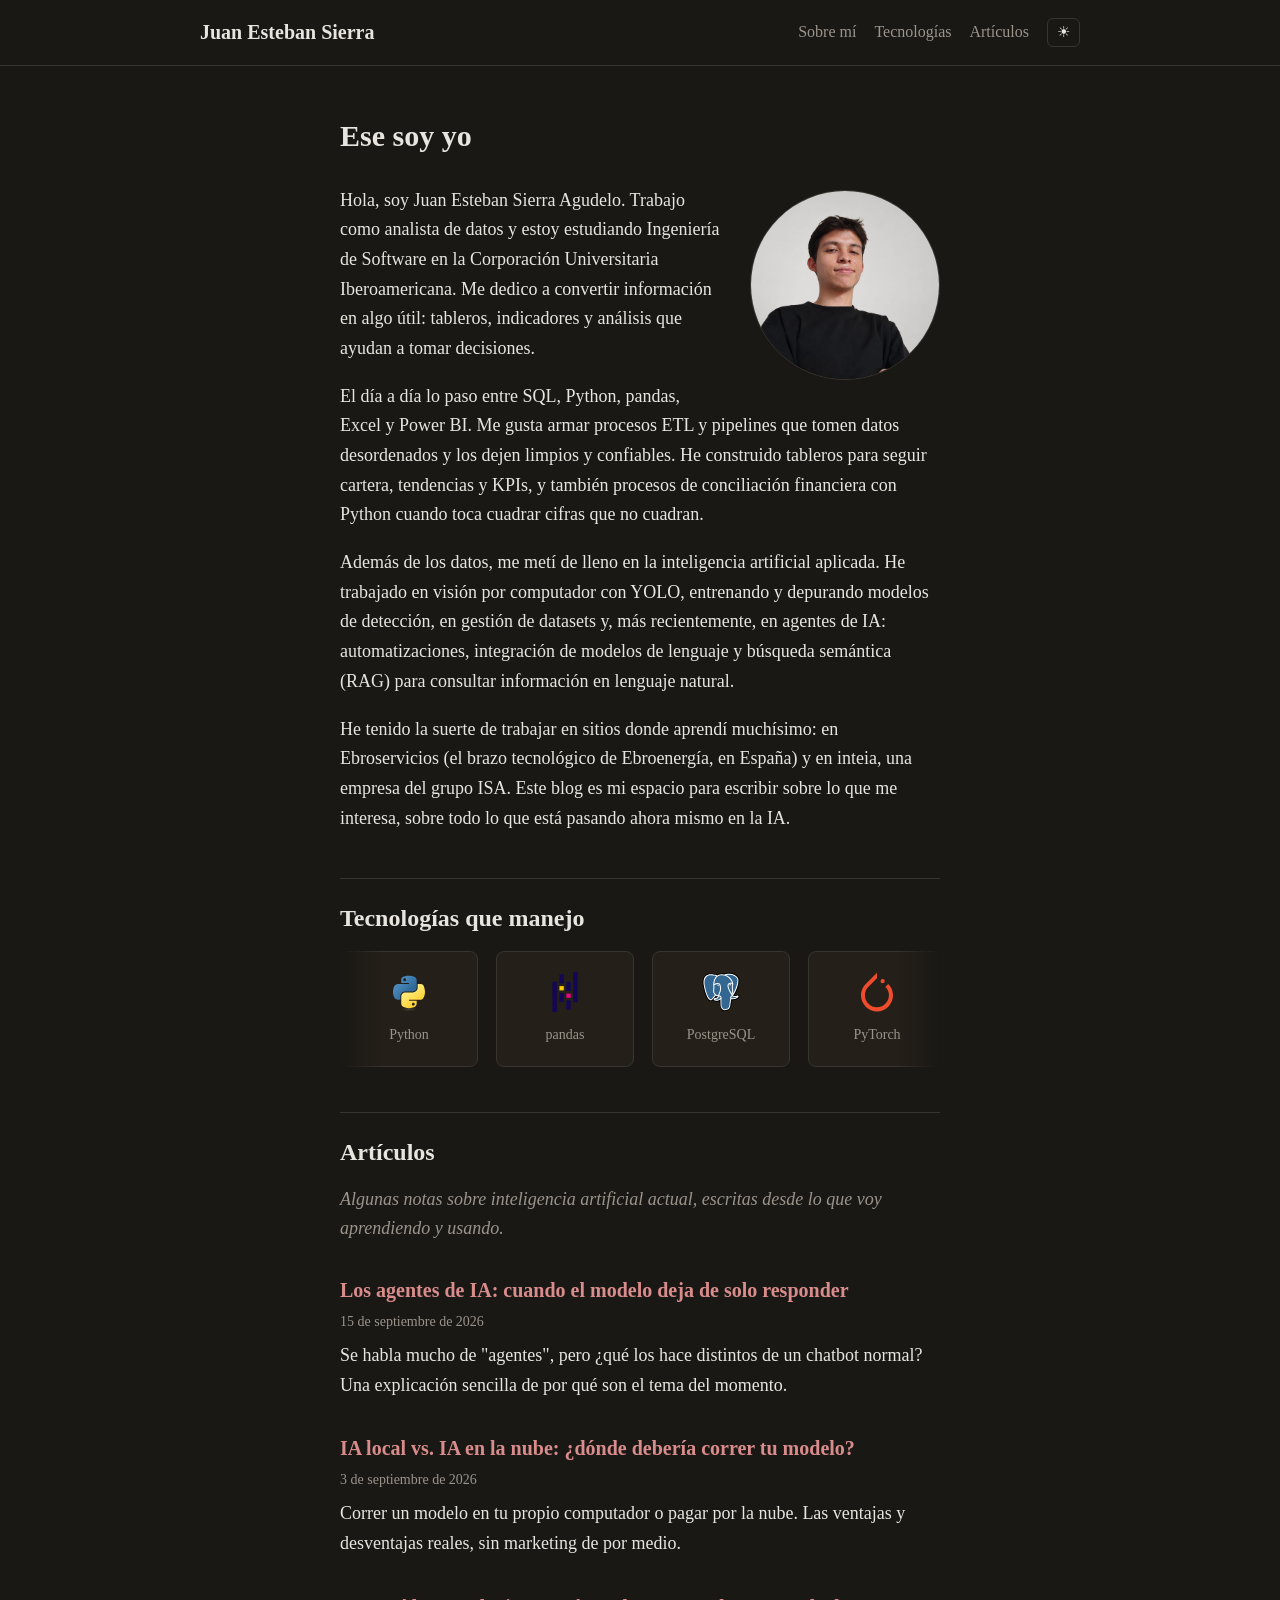
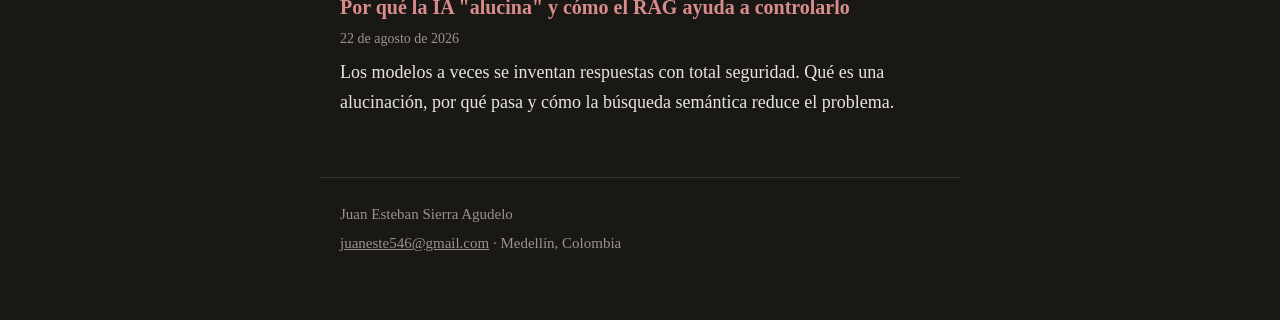
<file: index.html>
<!DOCTYPE html>
<html lang="es" data-theme="dark">
<head>
  <meta charset="UTF-8">
  <meta name="viewport" content="width=device-width, initial-scale=1.0">
  <title>Juan Esteban Sierra</title>
  <link rel="stylesheet" href="estilos.css">
  <script src="script.js"></script>
</head>
<body>
  <header class="cabecera">
    <div class="cabecera-interna">
      <a href="index.html" class="nombre-sitio">Juan Esteban Sierra</a>
      <nav class="menu">
        <a href="#sobre-mi">Sobre mí</a>
        <a href="#tecnologias">Tecnologías</a>
        <a href="#articulos">Artículos</a>
        <button id="toggle-tema" class="boton-tema" type="button" aria-label="Cambiar a modo oscuro">&#9790;</button>
      </nav>
    </div>
  </header>

  <main>
    <section id="sobre-mi" class="seccion">
      <h1>Ese soy yo</h1>

      <img src="imagenes/juan.jpg" alt="Foto de Juan Esteban Sierra" class="foto">

      <p>
        Hola, soy Juan Esteban Sierra Agudelo. Trabajo como analista de datos y
        estoy estudiando Ingeniería de Software en la Corporación Universitaria
        Iberoamericana. Me dedico a convertir información en algo útil: tableros,
        indicadores y análisis que ayudan a tomar decisiones.
      </p>

      <p>
        El día a día lo paso entre SQL, Python, pandas, Excel y Power BI. Me gusta
        armar procesos ETL y pipelines que tomen datos desordenados y los dejen
        limpios y confiables. He construido tableros para seguir cartera, tendencias
        y KPIs, y también procesos de conciliación financiera con Python cuando toca
        cuadrar cifras que no cuadran.
      </p>

      <p>
        Además de los datos, me metí de lleno en la inteligencia artificial aplicada.
        He trabajado en visión por computador con YOLO, entrenando y depurando
        modelos de detección, en gestión de datasets y, más recientemente, en
        agentes de IA: automatizaciones, integración de modelos de lenguaje y
        búsqueda semántica (RAG) para consultar información en lenguaje natural.
      </p>

      <p>
        He tenido la suerte de trabajar en sitios donde aprendí muchísimo: en
        Ebroservicios (el brazo tecnológico de Ebroenergía, en España) y en inteia,
        una empresa del grupo ISA. Este blog es mi espacio para escribir sobre lo que
        me interesa, sobre todo lo que está pasando ahora mismo en la IA.
      </p>
    </section>

    <section id="tecnologias" class="seccion">
      <h2>Tecnologías que manejo</h2>
      <div class="carrusel">
        <div class="carrusel-pista">
          <div class="tec"><img src="imagenes/logos/python.svg" alt="Python"><span>Python</span></div>
          <div class="tec"><img src="imagenes/logos/pandas.svg" alt="pandas"><span>pandas</span></div>
          <div class="tec"><img src="imagenes/logos/postgresql.svg" alt="PostgreSQL"><span>PostgreSQL</span></div>
          <div class="tec"><img src="imagenes/logos/pytorch.svg" alt="PyTorch"><span>PyTorch</span></div>
          <div class="tec"><img src="imagenes/logos/tensorflow.svg" alt="TensorFlow"><span>TensorFlow</span></div>
          <div class="tec"><img src="imagenes/logos/opencv.svg" alt="OpenCV"><span>OpenCV</span></div>
          <div class="tec"><img class="logo-mono" src="imagenes/logos/yolo.svg" alt="YOLO"><span>YOLO</span></div>
          <div class="tec"><img src="imagenes/logos/n8n.svg" alt="n8n"><span>n8n</span></div>
          <div class="tec"><img src="imagenes/logos/git.svg" alt="Git"><span>Git</span></div>
          <div class="tec"><img class="logo-mono" src="imagenes/logos/github.svg" alt="GitHub"><span>GitHub</span></div>
          <div class="tec"><img class="logo-mono" src="imagenes/logos/nextdotjs.svg" alt="Next.js"><span>Next.js</span></div>
          <!-- repito los logos para que el carrusel no se corte -->
          <div class="tec" aria-hidden="true"><img src="imagenes/logos/python.svg" alt=""><span>Python</span></div>
          <div class="tec" aria-hidden="true"><img src="imagenes/logos/pandas.svg" alt=""><span>pandas</span></div>
          <div class="tec" aria-hidden="true"><img src="imagenes/logos/postgresql.svg" alt=""><span>PostgreSQL</span></div>
          <div class="tec" aria-hidden="true"><img src="imagenes/logos/pytorch.svg" alt=""><span>PyTorch</span></div>
          <div class="tec" aria-hidden="true"><img src="imagenes/logos/tensorflow.svg" alt=""><span>TensorFlow</span></div>
          <div class="tec" aria-hidden="true"><img src="imagenes/logos/opencv.svg" alt=""><span>OpenCV</span></div>
          <div class="tec" aria-hidden="true"><img class="logo-mono" src="imagenes/logos/yolo.svg" alt=""><span>YOLO</span></div>
          <div class="tec" aria-hidden="true"><img src="imagenes/logos/n8n.svg" alt=""><span>n8n</span></div>
          <div class="tec" aria-hidden="true"><img src="imagenes/logos/git.svg" alt=""><span>Git</span></div>
          <div class="tec" aria-hidden="true"><img class="logo-mono" src="imagenes/logos/github.svg" alt=""><span>GitHub</span></div>
          <div class="tec" aria-hidden="true"><img class="logo-mono" src="imagenes/logos/nextdotjs.svg" alt=""><span>Next.js</span></div>
        </div>
      </div>
    </section>

    <section id="articulos" class="seccion">
      <h2>Artículos</h2>
      <p class="intro-articulos">
        Algunas notas sobre inteligencia artificial actual, escritas desde lo que voy
        aprendiendo y usando.
      </p>

      <ul class="lista-articulos">
        <li>
          <a href="articulo-1.html" class="titulo-articulo">Los agentes de IA: cuando el modelo deja de solo responder</a>
          <span class="fecha">15 de septiembre de 2026</span>
          <p class="resumen">
            Se habla mucho de "agentes", pero ¿qué los hace distintos de un chatbot
            normal? Una explicación sencilla de por qué son el tema del momento.
          </p>
        </li>
        <li>
          <a href="articulo-2.html" class="titulo-articulo">IA local vs. IA en la nube: ¿dónde debería correr tu modelo?</a>
          <span class="fecha">3 de septiembre de 2026</span>
          <p class="resumen">
            Correr un modelo en tu propio computador o pagar por la nube. Las ventajas
            y desventajas reales, sin marketing de por medio.
          </p>
        </li>
        <li>
          <a href="articulo-3.html" class="titulo-articulo">Por qué la IA "alucina" y cómo el RAG ayuda a controlarlo</a>
          <span class="fecha">22 de agosto de 2026</span>
          <p class="resumen">
            Los modelos a veces se inventan respuestas con total seguridad. Qué es una
            alucinación, por qué pasa y cómo la búsqueda semántica reduce el problema.
          </p>
        </li>
      </ul>
    </section>
  </main>

  <footer class="pie">
    <p>Juan Esteban Sierra Agudelo</p>
    <p>
      <a href="mailto:juaneste546@gmail.com">juaneste546@gmail.com</a> ·
      Medellín, Colombia
    </p>
  </footer>
</body>
</html>
</file>
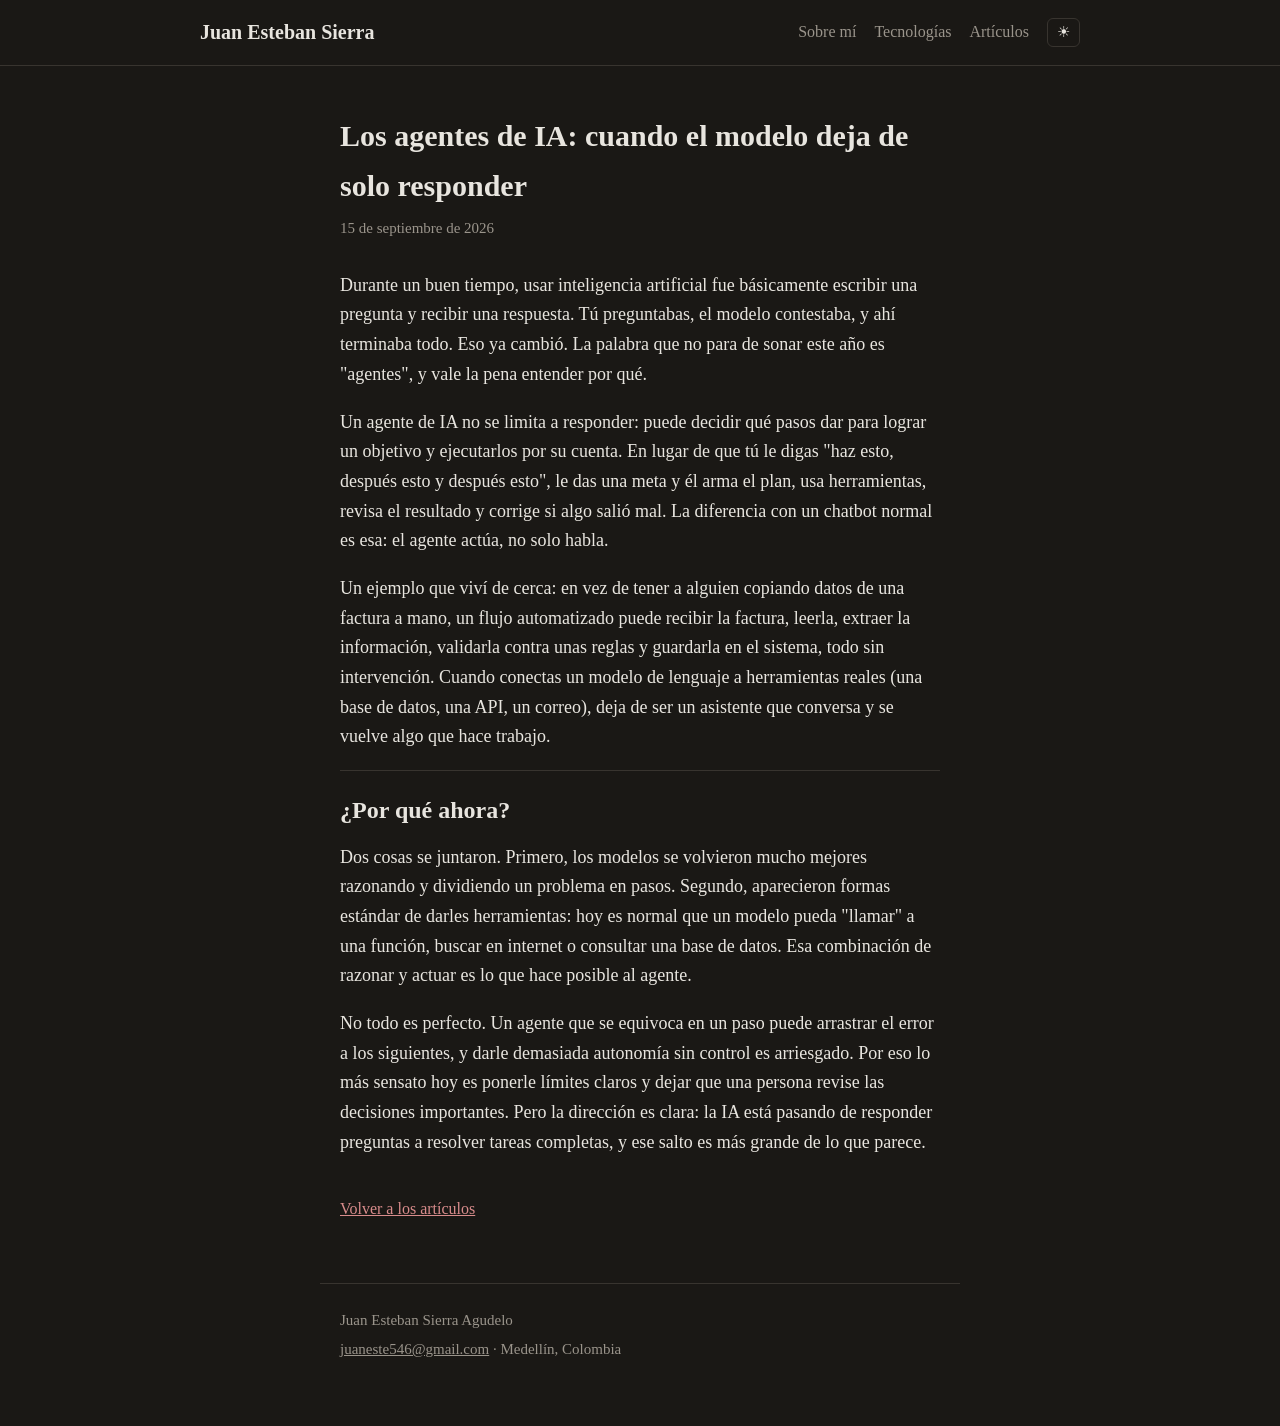
<file: articulo-1.html>
<!DOCTYPE html>
<html lang="es" data-theme="dark">
<head>
  <meta charset="UTF-8">
  <meta name="viewport" content="width=device-width, initial-scale=1.0">
  <title>Los agentes de IA — Juan Esteban Sierra</title>
  <link rel="stylesheet" href="estilos.css">
  <script src="script.js"></script>
</head>
<body>
  <header class="cabecera">
    <div class="cabecera-interna">
      <a href="index.html" class="nombre-sitio">Juan Esteban Sierra</a>
      <nav class="menu">
        <a href="index.html#sobre-mi">Sobre mí</a>
        <a href="index.html#tecnologias">Tecnologías</a>
        <a href="index.html#articulos">Artículos</a>
        <button id="toggle-tema" class="boton-tema" type="button" aria-label="Cambiar a modo oscuro">&#9790;</button>
      </nav>
    </div>
  </header>

  <main>
    <article class="articulo">
      <h1>Los agentes de IA: cuando el modelo deja de solo responder</h1>
      <span class="fecha">15 de septiembre de 2026</span>

      <p>
        Durante un buen tiempo, usar inteligencia artificial fue básicamente
        escribir una pregunta y recibir una respuesta. Tú preguntabas, el modelo
        contestaba, y ahí terminaba todo. Eso ya cambió. La palabra que no para de
        sonar este año es "agentes", y vale la pena entender por qué.
      </p>

      <p>
        Un agente de IA no se limita a responder: puede decidir qué pasos dar para
        lograr un objetivo y ejecutarlos por su cuenta. En lugar de que tú le digas
        "haz esto, después esto y después esto", le das una meta y él arma el plan,
        usa herramientas, revisa el resultado y corrige si algo salió mal. La
        diferencia con un chatbot normal es esa: el agente actúa, no solo habla.
      </p>

      <p>
        Un ejemplo que viví de cerca: en vez de tener a alguien copiando datos de
        una factura a mano, un flujo automatizado puede recibir la factura, leerla,
        extraer la información, validarla contra unas reglas y guardarla en el
        sistema, todo sin intervención. Cuando conectas un modelo de lenguaje a
        herramientas reales (una base de datos, una API, un correo), deja de ser un
        asistente que conversa y se vuelve algo que hace trabajo.
      </p>

      <h2>¿Por qué ahora?</h2>

      <p>
        Dos cosas se juntaron. Primero, los modelos se volvieron mucho mejores
        razonando y dividiendo un problema en pasos. Segundo, aparecieron formas
        estándar de darles herramientas: hoy es normal que un modelo pueda "llamar"
        a una función, buscar en internet o consultar una base de datos. Esa
        combinación de razonar y actuar es lo que hace posible al agente.
      </p>

      <p>
        No todo es perfecto. Un agente que se equivoca en un paso puede arrastrar el
        error a los siguientes, y darle demasiada autonomía sin control es
        arriesgado. Por eso lo más sensato hoy es ponerle límites claros y dejar que
        una persona revise las decisiones importantes. Pero la dirección es clara: la
        IA está pasando de responder preguntas a resolver tareas completas, y ese
        salto es más grande de lo que parece.
      </p>

      <a href="index.html#articulos" class="volver">Volver a los artículos</a>
    </article>
  </main>

  <footer class="pie">
    <p>Juan Esteban Sierra Agudelo</p>
    <p>
      <a href="mailto:juaneste546@gmail.com">juaneste546@gmail.com</a> ·
      Medellín, Colombia
    </p>
  </footer>
</body>
</html>
</file>
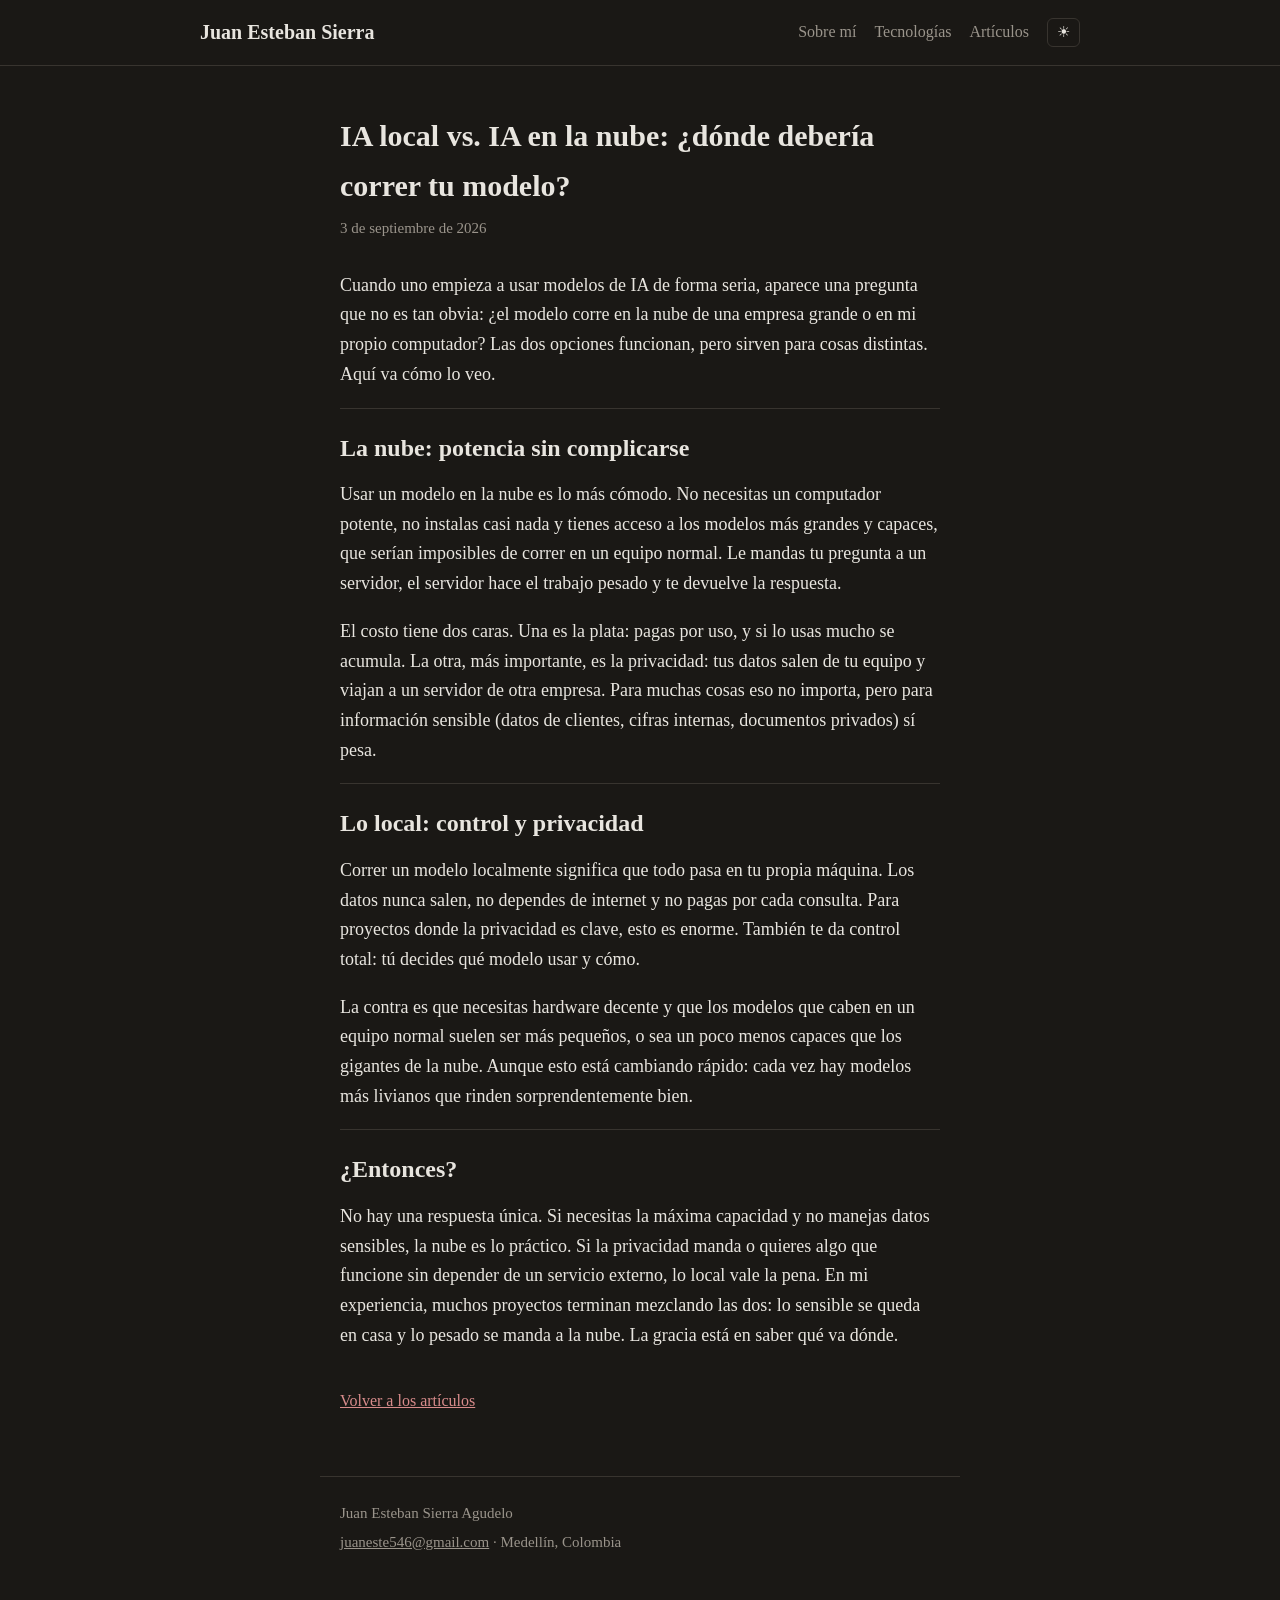
<file: articulo-2.html>
<!DOCTYPE html>
<html lang="es" data-theme="dark">
<head>
  <meta charset="UTF-8">
  <meta name="viewport" content="width=device-width, initial-scale=1.0">
  <title>IA local vs. IA en la nube — Juan Esteban Sierra</title>
  <link rel="stylesheet" href="estilos.css">
  <script src="script.js"></script>
</head>
<body>
  <header class="cabecera">
    <div class="cabecera-interna">
      <a href="index.html" class="nombre-sitio">Juan Esteban Sierra</a>
      <nav class="menu">
        <a href="index.html#sobre-mi">Sobre mí</a>
        <a href="index.html#tecnologias">Tecnologías</a>
        <a href="index.html#articulos">Artículos</a>
        <button id="toggle-tema" class="boton-tema" type="button" aria-label="Cambiar a modo oscuro">&#9790;</button>
      </nav>
    </div>
  </header>

  <main>
    <article class="articulo">
      <h1>IA local vs. IA en la nube: ¿dónde debería correr tu modelo?</h1>
      <span class="fecha">3 de septiembre de 2026</span>

      <p>
        Cuando uno empieza a usar modelos de IA de forma seria, aparece una pregunta
        que no es tan obvia: ¿el modelo corre en la nube de una empresa grande o en
        mi propio computador? Las dos opciones funcionan, pero sirven para cosas
        distintas. Aquí va cómo lo veo.
      </p>

      <h2>La nube: potencia sin complicarse</h2>

      <p>
        Usar un modelo en la nube es lo más cómodo. No necesitas un computador
        potente, no instalas casi nada y tienes acceso a los modelos más grandes y
        capaces, que serían imposibles de correr en un equipo normal. Le mandas tu
        pregunta a un servidor, el servidor hace el trabajo pesado y te devuelve la
        respuesta.
      </p>

      <p>
        El costo tiene dos caras. Una es la plata: pagas por uso, y si lo usas mucho
        se acumula. La otra, más importante, es la privacidad: tus datos salen de tu
        equipo y viajan a un servidor de otra empresa. Para muchas cosas eso no
        importa, pero para información sensible (datos de clientes, cifras internas,
        documentos privados) sí pesa.
      </p>

      <h2>Lo local: control y privacidad</h2>

      <p>
        Correr un modelo localmente significa que todo pasa en tu propia máquina. Los
        datos nunca salen, no dependes de internet y no pagas por cada consulta. Para
        proyectos donde la privacidad es clave, esto es enorme. También te da control
        total: tú decides qué modelo usar y cómo.
      </p>

      <p>
        La contra es que necesitas hardware decente y que los modelos que caben en un
        equipo normal suelen ser más pequeños, o sea un poco menos capaces que los
        gigantes de la nube. Aunque esto está cambiando rápido: cada vez hay modelos
        más livianos que rinden sorprendentemente bien.
      </p>

      <h2>¿Entonces?</h2>

      <p>
        No hay una respuesta única. Si necesitas la máxima capacidad y no manejas
        datos sensibles, la nube es lo práctico. Si la privacidad manda o quieres
        algo que funcione sin depender de un servicio externo, lo local vale la pena.
        En mi experiencia, muchos proyectos terminan mezclando las dos: lo sensible
        se queda en casa y lo pesado se manda a la nube. La gracia está en saber qué
        va dónde.
      </p>

      <a href="index.html#articulos" class="volver">Volver a los artículos</a>
    </article>
  </main>

  <footer class="pie">
    <p>Juan Esteban Sierra Agudelo</p>
    <p>
      <a href="mailto:juaneste546@gmail.com">juaneste546@gmail.com</a> ·
      Medellín, Colombia
    </p>
  </footer>
</body>
</html>
</file>
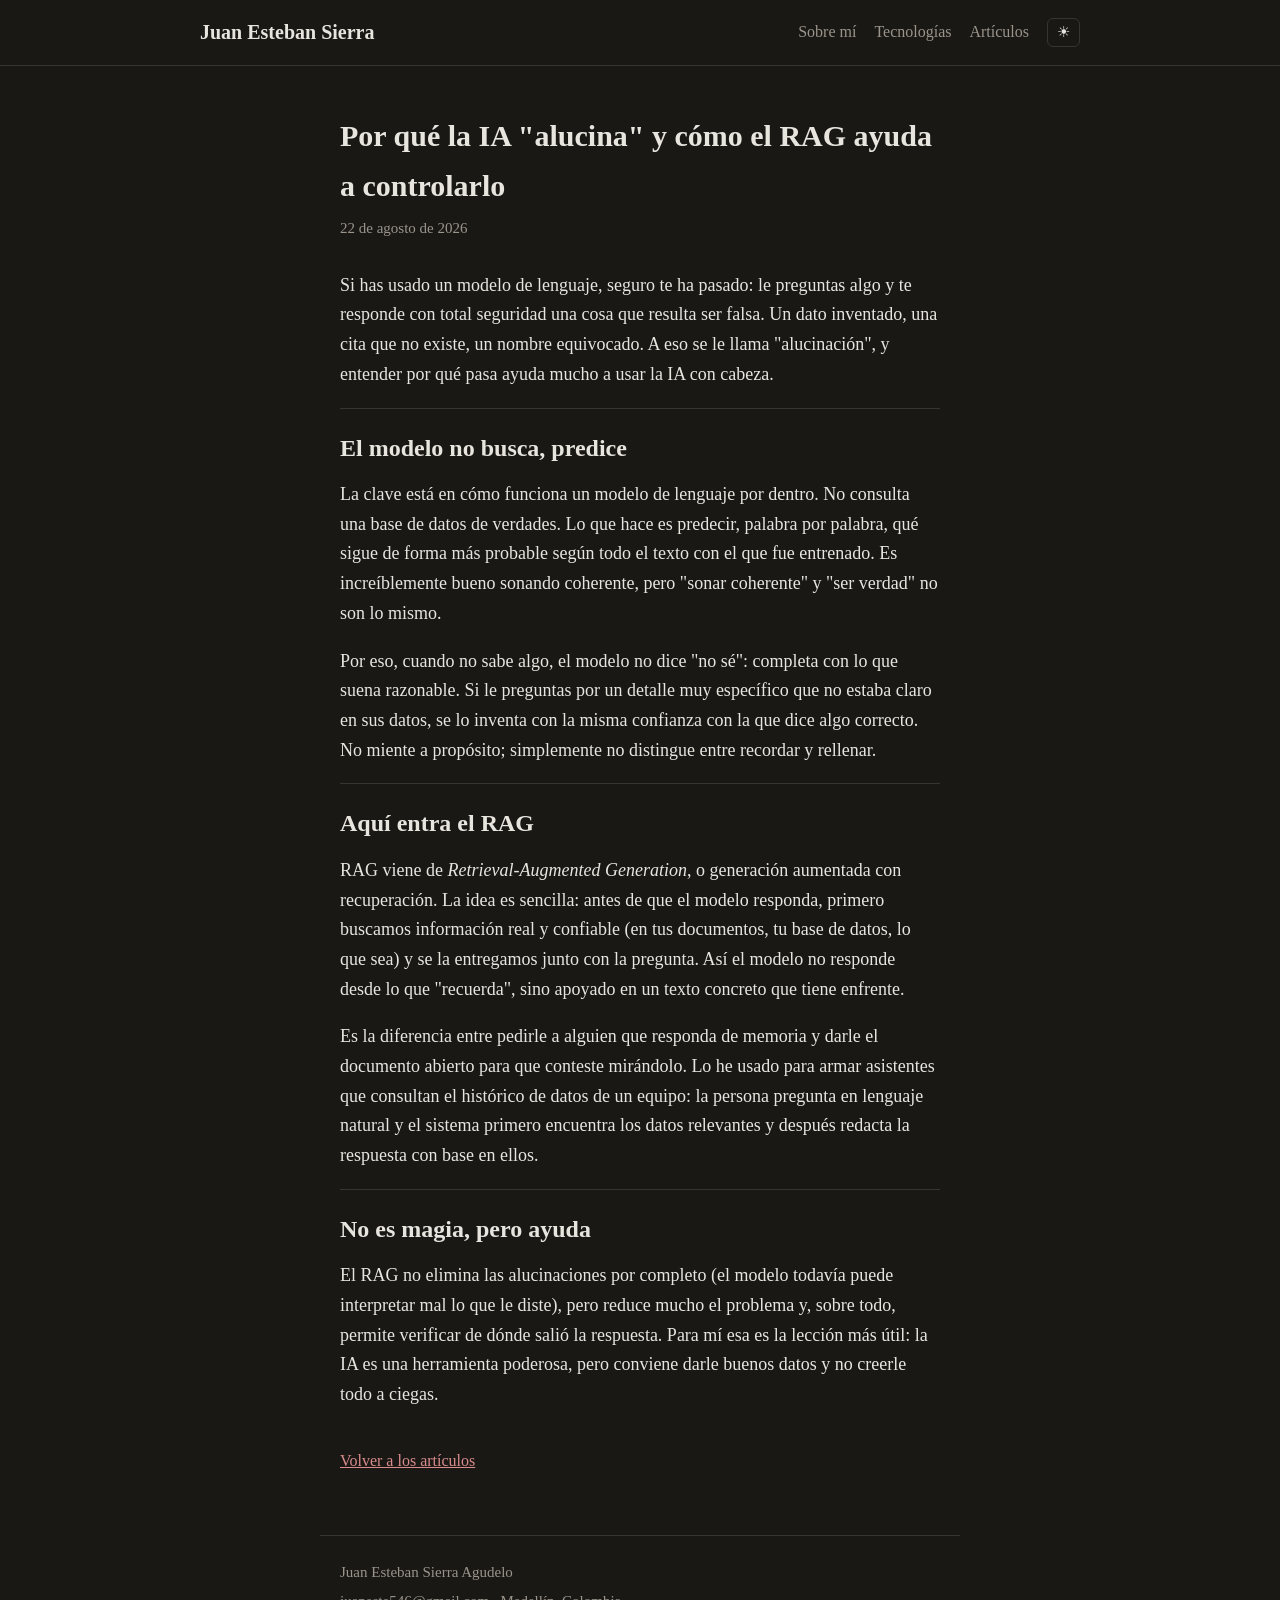
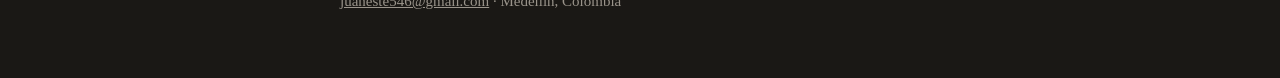
<file: articulo-3.html>
<!DOCTYPE html>
<html lang="es" data-theme="dark">
<head>
  <meta charset="UTF-8">
  <meta name="viewport" content="width=device-width, initial-scale=1.0">
  <title>Por qué la IA alucina — Juan Esteban Sierra</title>
  <link rel="stylesheet" href="estilos.css">
  <script src="script.js"></script>
</head>
<body>
  <header class="cabecera">
    <div class="cabecera-interna">
      <a href="index.html" class="nombre-sitio">Juan Esteban Sierra</a>
      <nav class="menu">
        <a href="index.html#sobre-mi">Sobre mí</a>
        <a href="index.html#tecnologias">Tecnologías</a>
        <a href="index.html#articulos">Artículos</a>
        <button id="toggle-tema" class="boton-tema" type="button" aria-label="Cambiar a modo oscuro">&#9790;</button>
      </nav>
    </div>
  </header>

  <main>
    <article class="articulo">
      <h1>Por qué la IA "alucina" y cómo el RAG ayuda a controlarlo</h1>
      <span class="fecha">22 de agosto de 2026</span>

      <p>
        Si has usado un modelo de lenguaje, seguro te ha pasado: le preguntas algo y
        te responde con total seguridad una cosa que resulta ser falsa. Un dato
        inventado, una cita que no existe, un nombre equivocado. A eso se le llama
        "alucinación", y entender por qué pasa ayuda mucho a usar la IA con cabeza.
      </p>

      <h2>El modelo no busca, predice</h2>

      <p>
        La clave está en cómo funciona un modelo de lenguaje por dentro. No consulta
        una base de datos de verdades. Lo que hace es predecir, palabra por palabra,
        qué sigue de forma más probable según todo el texto con el que fue entrenado.
        Es increíblemente bueno sonando coherente, pero "sonar coherente" y "ser
        verdad" no son lo mismo.
      </p>

      <p>
        Por eso, cuando no sabe algo, el modelo no dice "no sé": completa con lo que
        suena razonable. Si le preguntas por un detalle muy específico que no estaba
        claro en sus datos, se lo inventa con la misma confianza con la que dice algo
        correcto. No miente a propósito; simplemente no distingue entre recordar y
        rellenar.
      </p>

      <h2>Aquí entra el RAG</h2>

      <p>
        RAG viene de <em>Retrieval-Augmented Generation</em>, o generación aumentada
        con recuperación. La idea es sencilla: antes de que el modelo responda,
        primero buscamos información real y confiable (en tus documentos, tu base de
        datos, lo que sea) y se la entregamos junto con la pregunta. Así el modelo no
        responde desde lo que "recuerda", sino apoyado en un texto concreto que
        tiene enfrente.
      </p>

      <p>
        Es la diferencia entre pedirle a alguien que responda de memoria y darle el
        documento abierto para que conteste mirándolo. Lo he usado para armar
        asistentes que consultan el histórico de datos de un equipo: la persona
        pregunta en lenguaje natural y el sistema primero encuentra los datos
        relevantes y después redacta la respuesta con base en ellos.
      </p>

      <h2>No es magia, pero ayuda</h2>

      <p>
        El RAG no elimina las alucinaciones por completo (el modelo todavía puede
        interpretar mal lo que le diste), pero reduce mucho el problema y, sobre
        todo, permite verificar de dónde salió la respuesta. Para mí esa es la
        lección más útil: la IA es una herramienta poderosa, pero conviene darle
        buenos datos y no creerle todo a ciegas.
      </p>

      <a href="index.html#articulos" class="volver">Volver a los artículos</a>
    </article>
  </main>

  <footer class="pie">
    <p>Juan Esteban Sierra Agudelo</p>
    <p>
      <a href="mailto:juaneste546@gmail.com">juaneste546@gmail.com</a> ·
      Medellín, Colombia
    </p>
  </footer>
</body>
</html>
</file>
<file: estilos.css>
/* estilos del blog */

:root {
  --texto: #1a1a1a;
  --gris: #666;
  --acento: #7a1f1f;
  --linea: #ddd;
  --fondo: #fdfdfb;
  --superficie: #f4f2ee;
  --ancho: 640px;
  --header-ancho: 880px;
}

/* modo oscuro */
:root[data-theme="dark"] {
  --texto: #e8e5df;
  --gris: #9a948b;
  --acento: #d98c8c;
  --linea: #38342f;
  --fondo: #1a1815;
  --superficie: #242019;
}

* {
  box-sizing: border-box;
}

body {
  margin: 0;
  background: var(--fondo);
  color: var(--texto);
  font-family: Georgia, "Times New Roman", serif;
  font-size: 18px;
  line-height: 1.65;
}

/* header */
.cabecera {
  position: sticky;
  top: 0;
  z-index: 20;
  background: var(--fondo);
  border-bottom: 1px solid var(--linea);
  padding: 0 24px;
}

.cabecera-interna {
  max-width: var(--header-ancho);
  margin: 0 auto;
  display: flex;
  flex-wrap: wrap;
  justify-content: space-between;
  align-items: center;
  gap: 10px;
  padding: 16px 0;
}

.nombre-sitio {
  font-size: 20px;
  font-weight: bold;
  color: var(--texto);
  text-decoration: none;
}

.menu {
  display: flex;
  align-items: center;
}

.menu a {
  color: var(--gris);
  text-decoration: none;
  margin-left: 18px;
  font-size: 16px;
}

.menu a:hover {
  color: var(--acento);
}

/* boton del modo oscuro */
.boton-tema {
  margin-left: 18px;
  background: none;
  border: 1px solid var(--linea);
  border-radius: 6px;
  color: var(--texto);
  cursor: pointer;
  font-size: 15px;
  line-height: 1;
  padding: 6px 9px;
  font-family: inherit;
}

.boton-tema:hover {
  border-color: var(--acento);
  color: var(--acento);
}

/* contenido */
main {
  max-width: var(--ancho);
  margin: 0 auto;
  padding: 0 20px;
}

.seccion {
  margin: 45px 0;
}

h1 {
  font-size: 30px;
  margin: 0 0 25px;
}

h2 {
  font-size: 24px;
  margin: 0 0 12px;
  padding-top: 20px;
  border-top: 1px solid var(--linea);
}

p {
  margin: 0 0 18px;
}

a {
  color: var(--acento);
}

/* foto */
.foto {
  width: 190px;
  height: 190px;
  object-fit: cover;
  object-position: center 20%;
  float: right;
  margin: 4px 0 15px 28px;
  border: 1px solid var(--linea);
  border-radius: 50%;
}

/* tecnologias (carrusel) */
.carrusel {
  overflow: hidden;
  margin-top: 12px;
  /* difumina los bordes */
  -webkit-mask-image: linear-gradient(to right, transparent, #000 7%, #000 93%, transparent);
          mask-image: linear-gradient(to right, transparent, #000 7%, #000 93%, transparent);
}

.carrusel-pista {
  display: flex;
  width: max-content;
  animation: desplazar-tec 32s linear infinite;
}

/* pausa al pasar el mouse */
.carrusel:hover .carrusel-pista {
  animation-play-state: paused;
}

@keyframes desplazar-tec {
  from { transform: translateX(0); }
  to   { transform: translateX(-50%); }
}

.tec {
  flex: 0 0 auto;
  width: 138px;
  margin-right: 18px;
  display: flex;
  flex-direction: column;
  align-items: center;
  gap: 11px;
  padding: 20px 8px;
  border: 1px solid var(--linea);
  background: var(--superficie);
  border-radius: 8px;
}

.tec img {
  width: 40px;
  height: 40px;
}

.tec span {
  font-size: 14px;
  color: var(--gris);
  text-align: center;
}

/* estos logos son negros, en oscuro los pongo en blanco */
:root[data-theme="dark"] .tec img.logo-mono {
  filter: invert(1);
}

/* por si tienen el movimiento desactivado */
@media (prefers-reduced-motion: reduce) {
  .carrusel-pista {
    animation: none;
    flex-wrap: wrap;
    width: auto;
    justify-content: center;
    gap: 14px;
  }
  .tec {
    margin-right: 0;
  }
  .tec[aria-hidden="true"] {
    display: none;
  }
}

/* lista de articulos */
.intro-articulos {
  color: var(--gris);
  font-style: italic;
  margin-bottom: 30px;
}

.lista-articulos {
  list-style: none;
  padding: 0;
  margin: 0;
}

.lista-articulos li {
  margin-bottom: 32px;
}

.titulo-articulo {
  font-size: 20px;
  font-weight: bold;
  text-decoration: none;
  display: block;
}

.titulo-articulo:hover {
  text-decoration: underline;
}

.fecha {
  display: block;
  color: var(--gris);
  font-size: 14px;
  margin: 3px 0 8px;
}

.resumen {
  margin: 0;
  color: var(--texto);
}

/* cada articulo */
.articulo {
  margin: 45px 0;
}

.articulo h1 {
  margin-bottom: 6px;
}

.articulo .fecha {
  margin-bottom: 30px;
  font-size: 15px;
}

.volver {
  display: inline-block;
  margin-top: 20px;
  font-size: 16px;
}

/* footer */
.pie {
  max-width: var(--ancho);
  margin: 60px auto 40px;
  padding: 20px;
  border-top: 1px solid var(--linea);
  color: var(--gris);
  font-size: 15px;
}

.pie p {
  margin: 4px 0;
}

.pie a {
  color: var(--gris);
}

/* celular */
@media (max-width: 500px) {
  body {
    font-size: 17px;
  }
  .foto {
    float: none;
    display: block;
    margin: 0 auto 20px;
  }
  .menu a {
    margin-left: 12px;
    font-size: 15px;
  }
}
</file>
